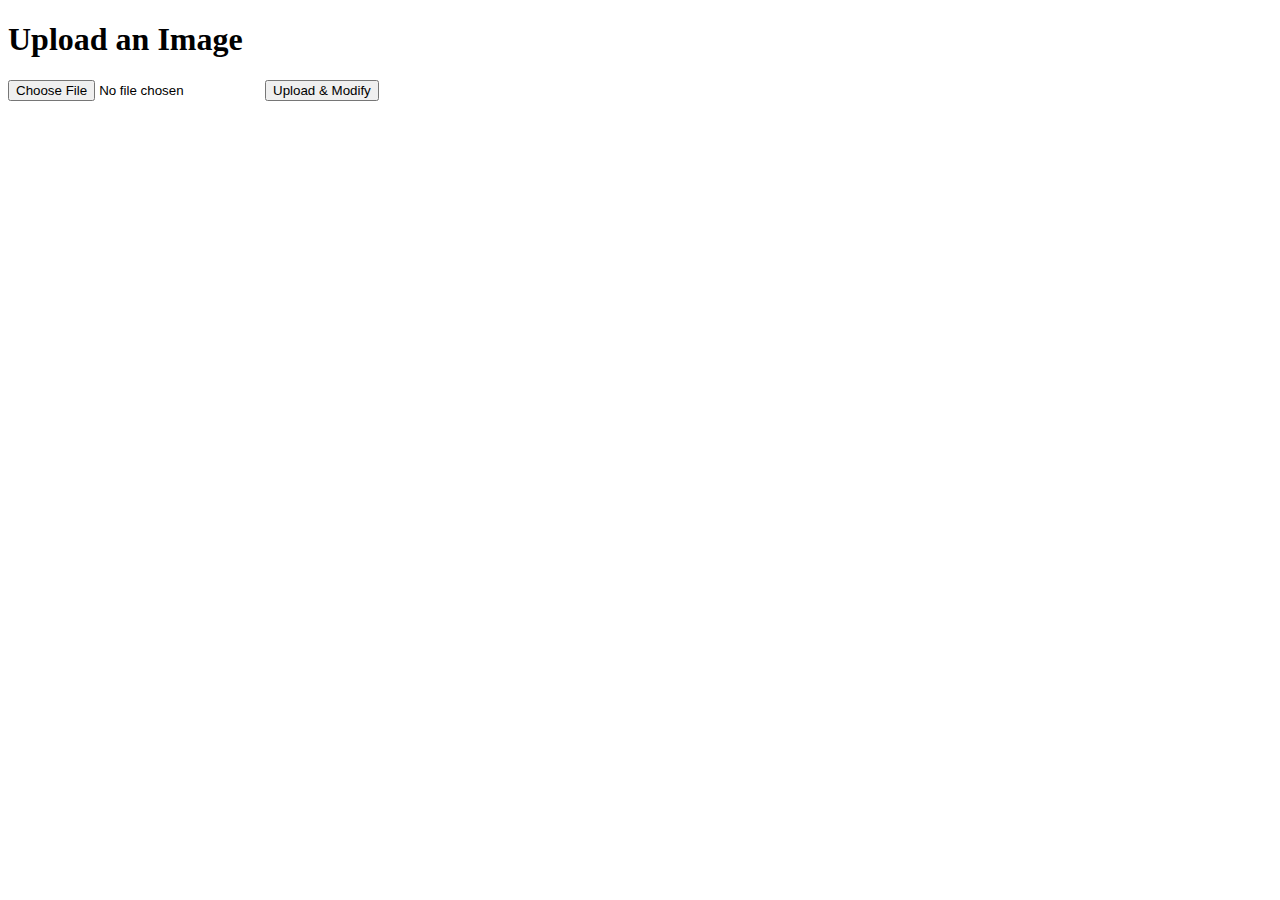
<file: templates/index.html>
<!DOCTYPE html>
<html lang="en">
<head>
    <meta charset="UTF-8">
    <title>Image Modifier</title>
</head>
<body>
    <h1>Upload an Image</h1>
    <form method="POST" action="/upload" enctype="multipart/form-data">
        <input type="file" name="image" accept="image/*" required>
        <button type="submit">Upload & Modify</button>
    </form>
</body>
</html>
</file>
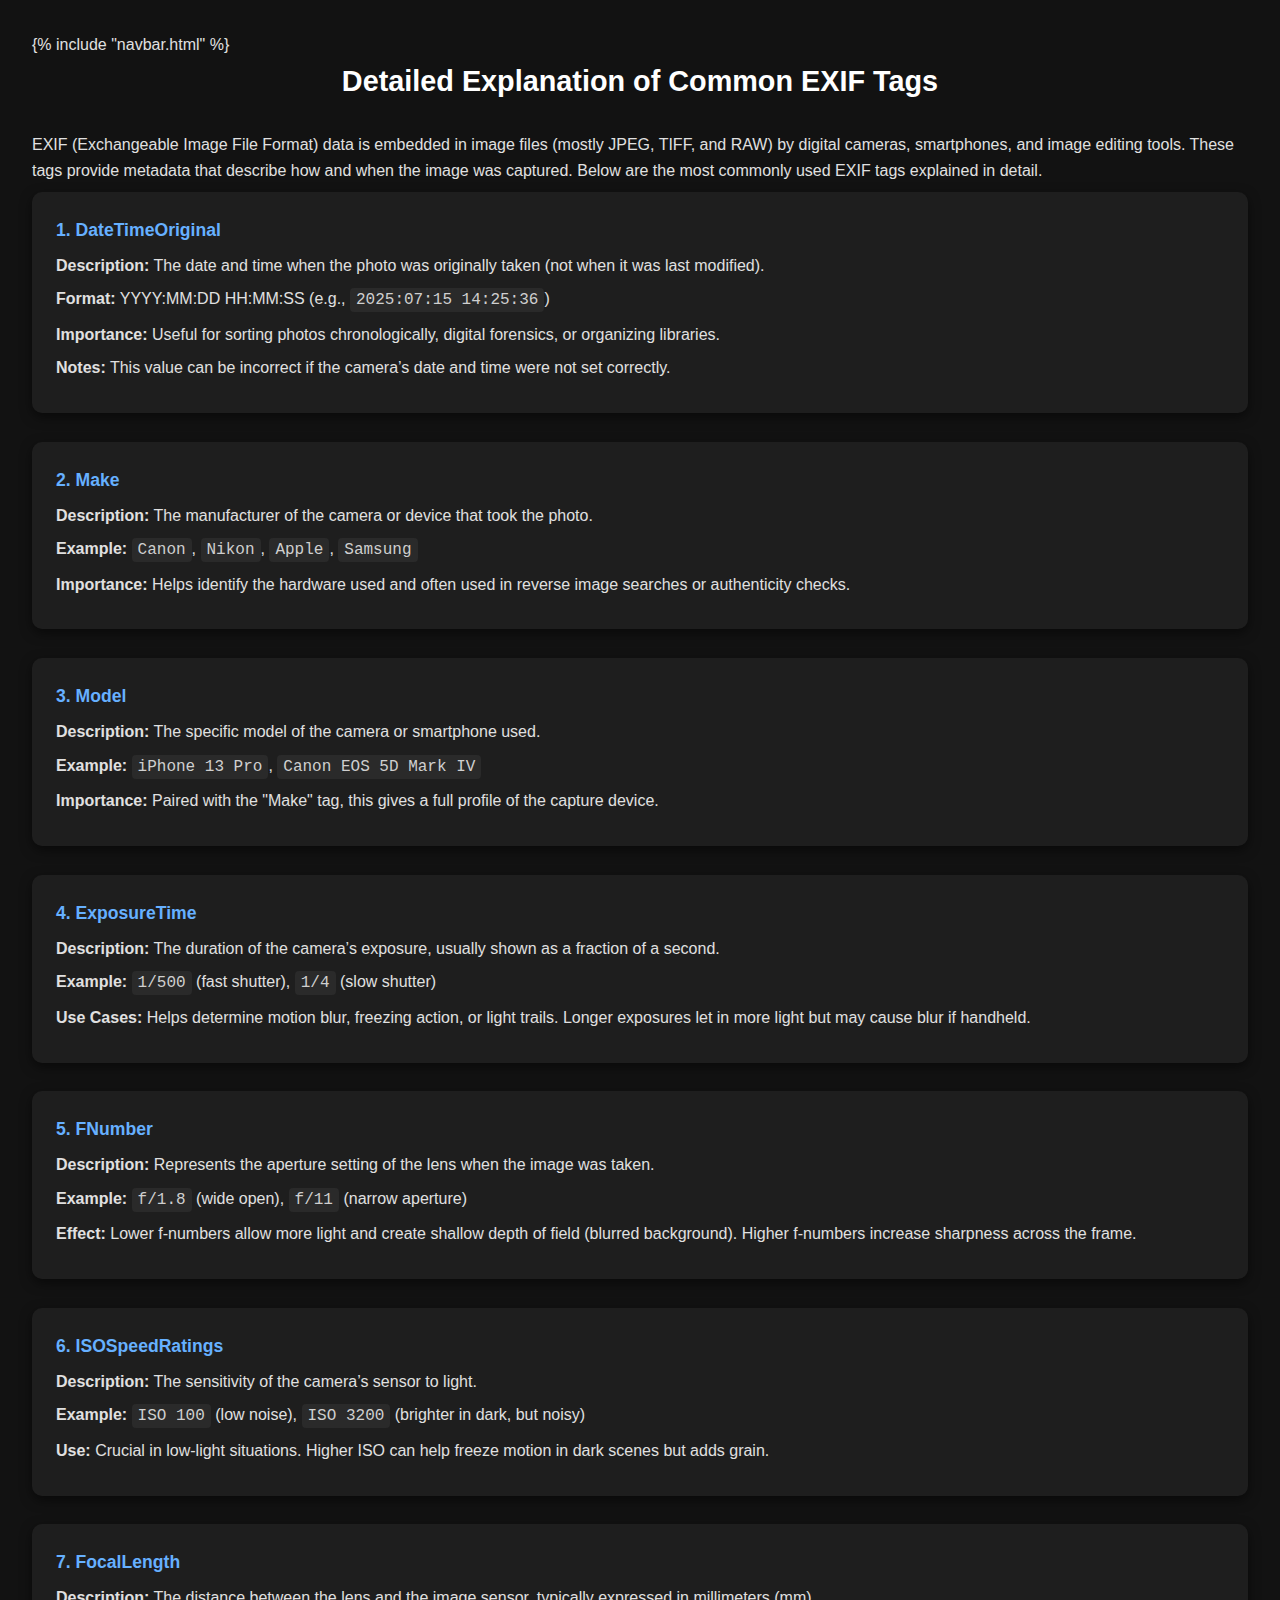
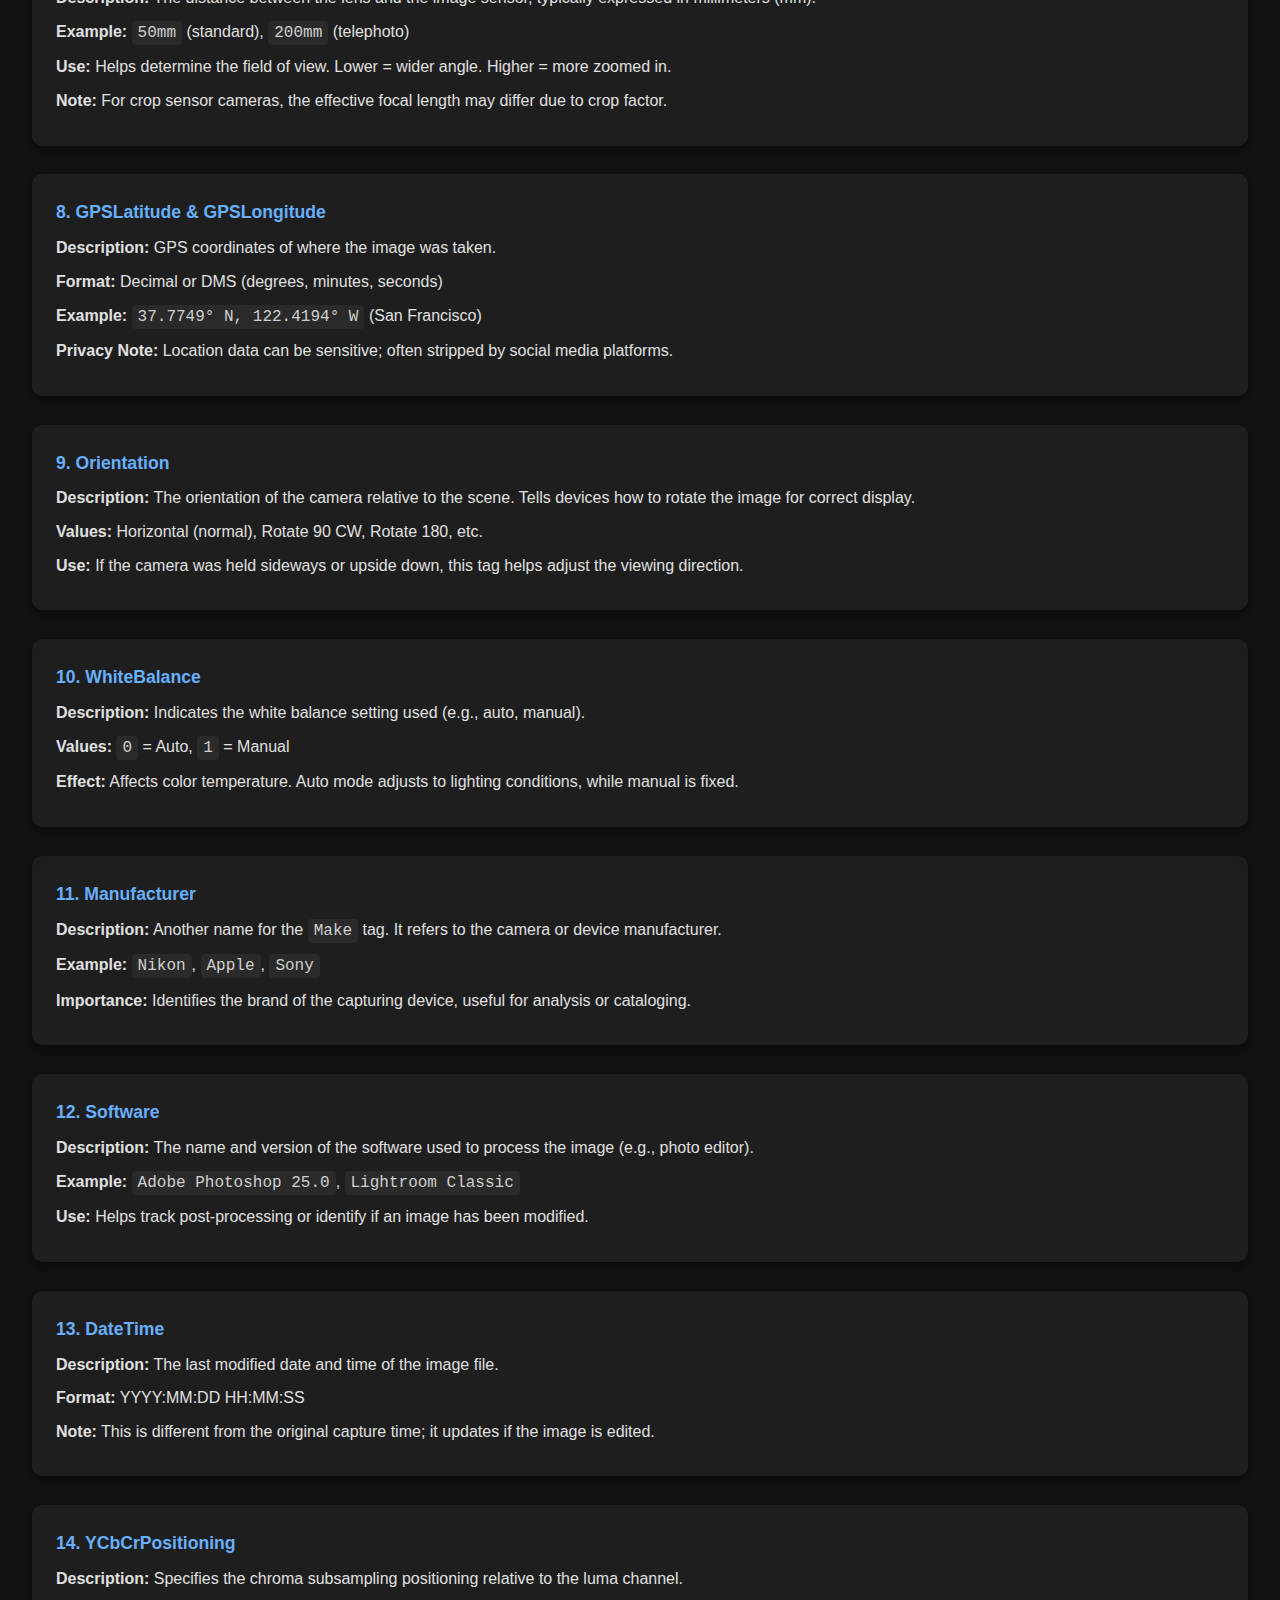
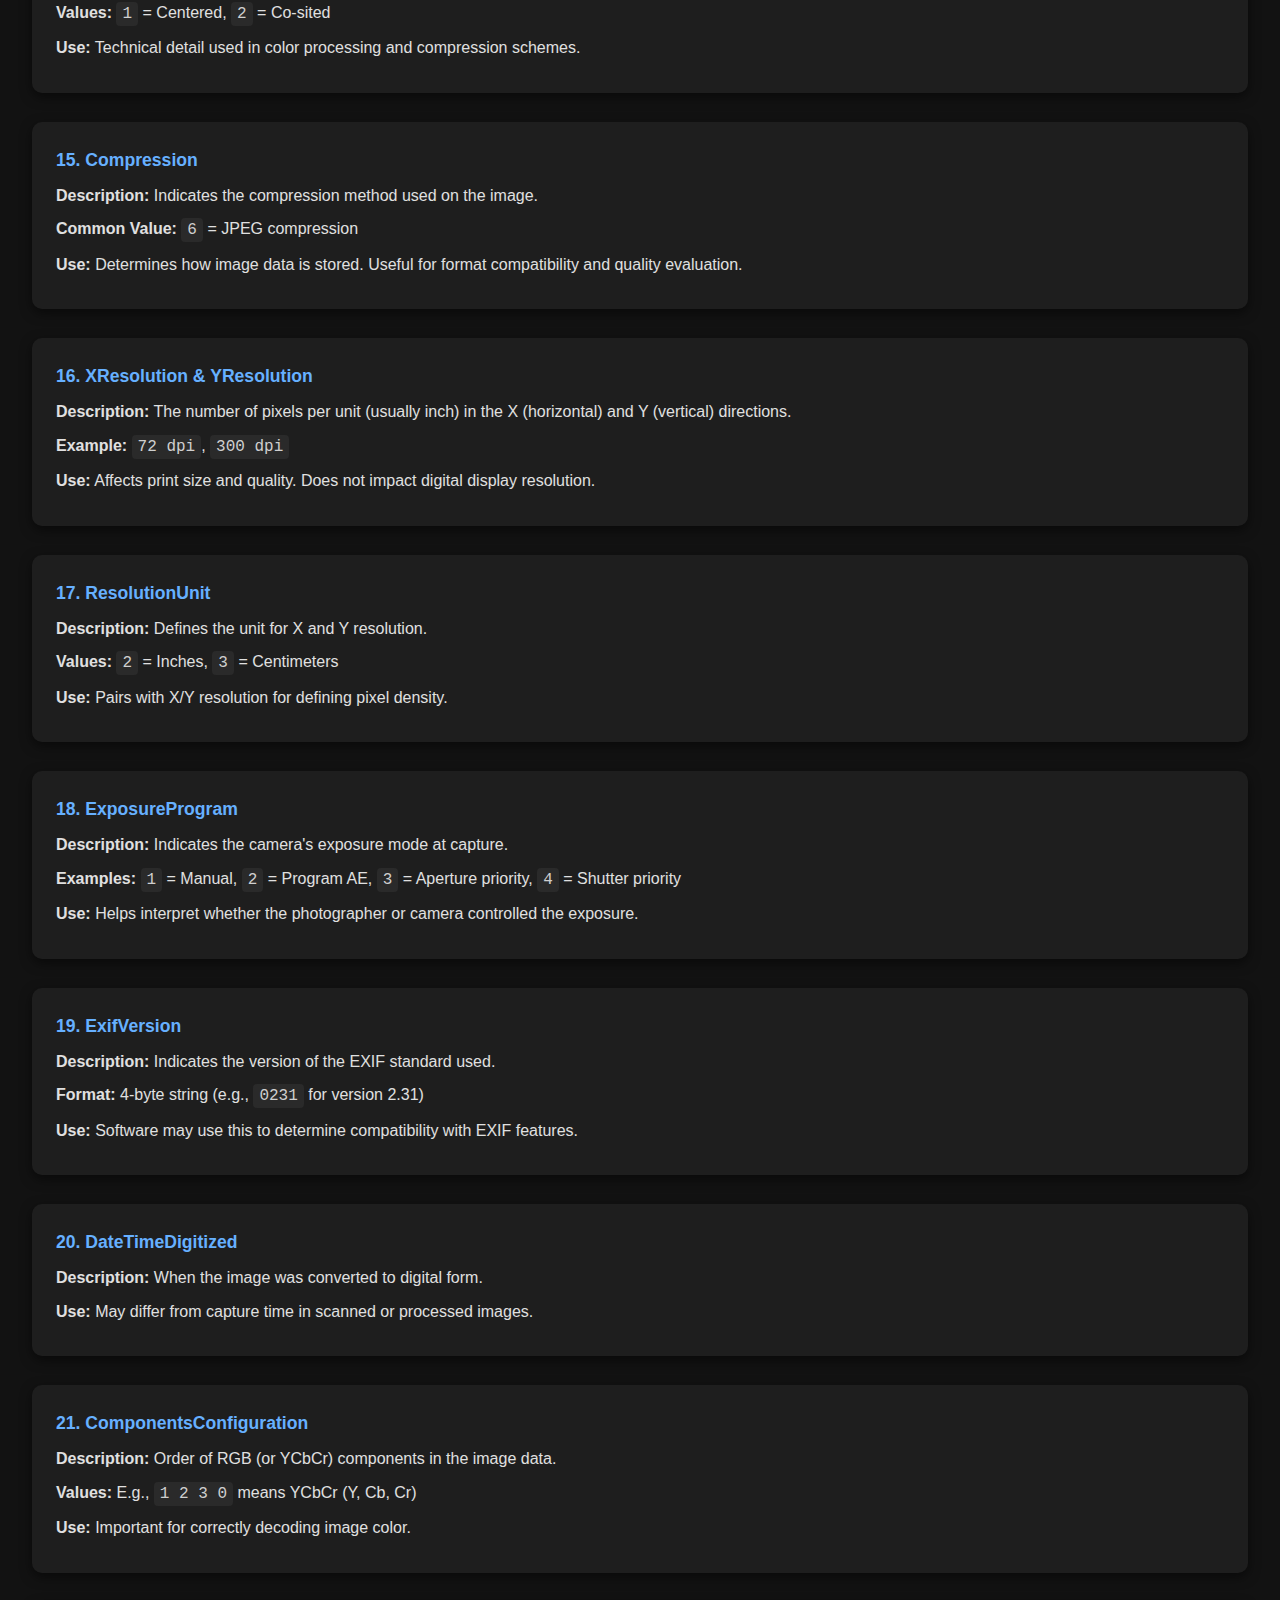
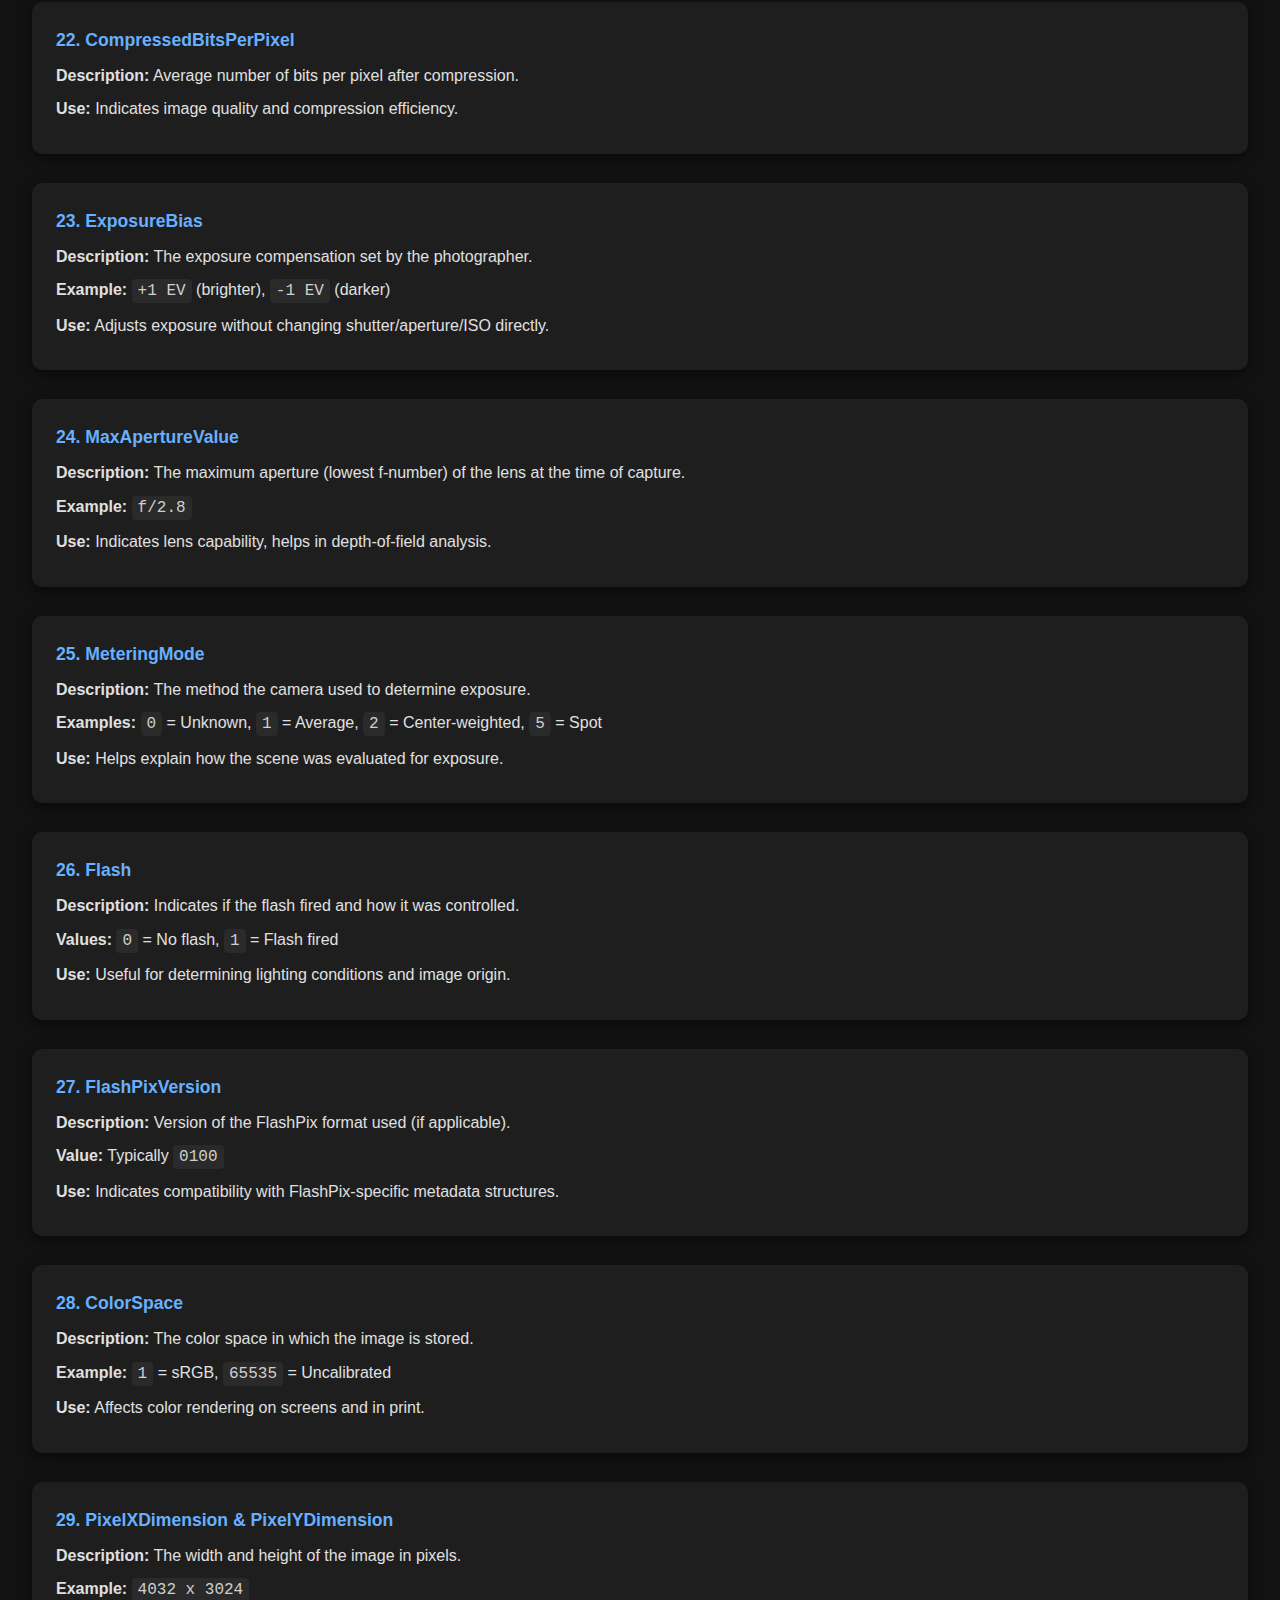
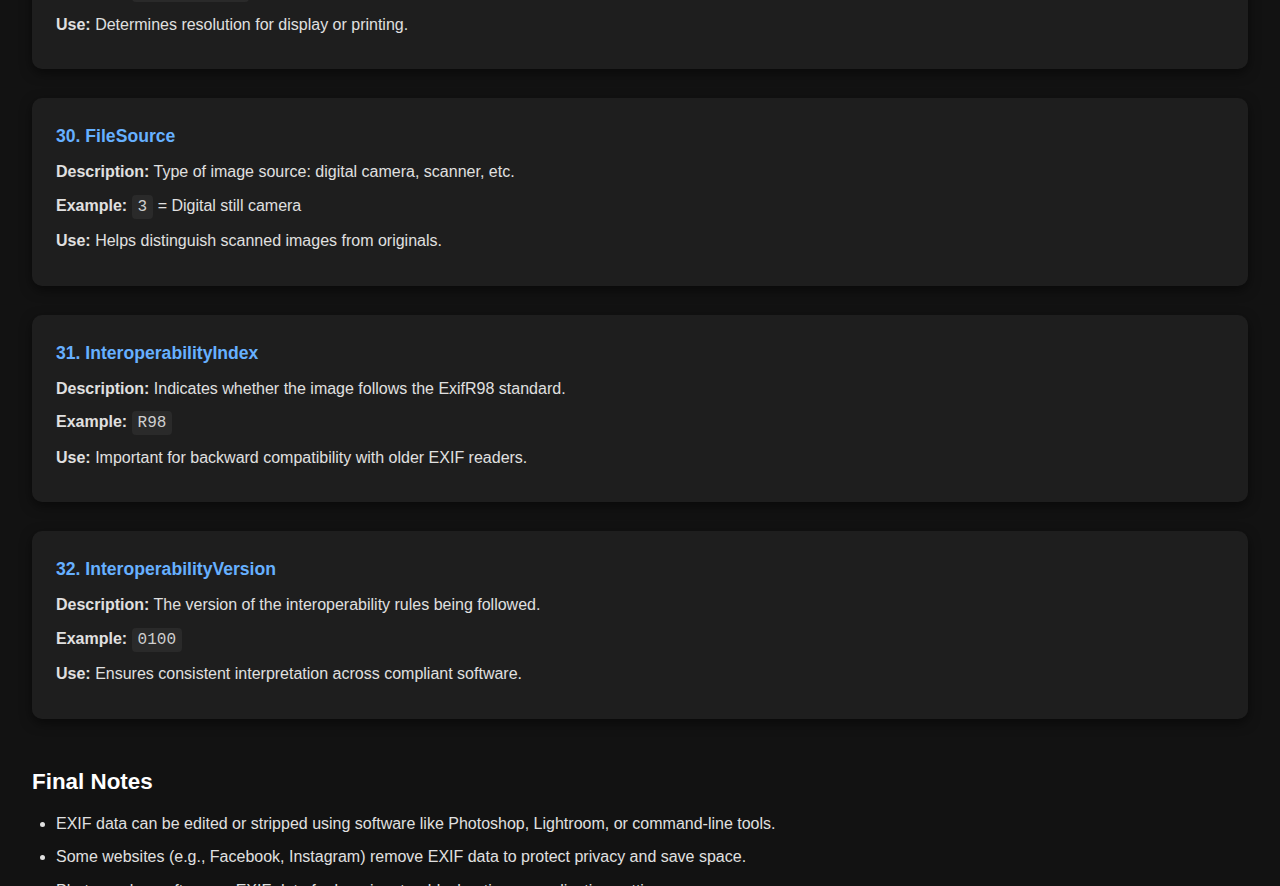
<file: templates/exif_tags.html>
<!DOCTYPE html>
<html lang="en">
<head>
  <meta charset="UTF-8">
  <title>EXIF Tags Explanation</title>
  <link rel="stylesheet" href="/static/exif_tags.css">
</head>
<body>
  {% include "navbar.html" %}

  <h1>Detailed Explanation of Common EXIF Tags</h1>
  <p>EXIF (Exchangeable Image File Format) data is embedded in image files (mostly JPEG, TIFF, and RAW) by digital cameras, smartphones, and image editing tools. These tags provide metadata that describe how and when the image was captured. Below are the most commonly used EXIF tags explained in detail.</p>

  <section class="tag-section">
    <span class="tag-name">1. DateTimeOriginal</span>
    <p><strong>Description:</strong> The date and time when the photo was originally taken (not when it was last modified).</p>
    <p><strong>Format:</strong> YYYY:MM:DD HH:MM:SS (e.g., <code>2025:07:15 14:25:36</code>)</p>
    <p><strong>Importance:</strong> Useful for sorting photos chronologically, digital forensics, or organizing libraries.</p>
    <p><strong>Notes:</strong> This value can be incorrect if the camera’s date and time were not set correctly.</p>
  </section>

  <section class="tag-section">
    <span class="tag-name">2. Make</span>
    <p><strong>Description:</strong> The manufacturer of the camera or device that took the photo.</p>
    <p><strong>Example:</strong> <code>Canon</code>, <code>Nikon</code>, <code>Apple</code>, <code>Samsung</code></p>
    <p><strong>Importance:</strong> Helps identify the hardware used and often used in reverse image searches or authenticity checks.</p>
  </section>

  <section class="tag-section">
    <span class="tag-name">3. Model</span>
    <p><strong>Description:</strong> The specific model of the camera or smartphone used.</p>
    <p><strong>Example:</strong> <code>iPhone 13 Pro</code>, <code>Canon EOS 5D Mark IV</code></p>
    <p><strong>Importance:</strong> Paired with the "Make" tag, this gives a full profile of the capture device.</p>
  </section>

  <section class="tag-section">
    <span class="tag-name">4. ExposureTime</span>
    <p><strong>Description:</strong> The duration of the camera’s exposure, usually shown as a fraction of a second.</p>
    <p><strong>Example:</strong> <code>1/500</code> (fast shutter), <code>1/4</code> (slow shutter)</p>
    <p><strong>Use Cases:</strong> Helps determine motion blur, freezing action, or light trails. Longer exposures let in more light but may cause blur if handheld.</p>
  </section>

  <section class="tag-section">
    <span class="tag-name">5. FNumber</span>
    <p><strong>Description:</strong> Represents the aperture setting of the lens when the image was taken.</p>
    <p><strong>Example:</strong> <code>f/1.8</code> (wide open), <code>f/11</code> (narrow aperture)</p>
    <p><strong>Effect:</strong> Lower f-numbers allow more light and create shallow depth of field (blurred background). Higher f-numbers increase sharpness across the frame.</p>
  </section>

  <section class="tag-section">
    <span class="tag-name">6. ISOSpeedRatings</span>
    <p><strong>Description:</strong> The sensitivity of the camera’s sensor to light.</p>
    <p><strong>Example:</strong> <code>ISO 100</code> (low noise), <code>ISO 3200</code> (brighter in dark, but noisy)</p>
    <p><strong>Use:</strong> Crucial in low-light situations. Higher ISO can help freeze motion in dark scenes but adds grain.</p>
  </section>

  <section class="tag-section">
    <span class="tag-name">7. FocalLength</span>
    <p><strong>Description:</strong> The distance between the lens and the image sensor, typically expressed in millimeters (mm).</p>
    <p><strong>Example:</strong> <code>50mm</code> (standard), <code>200mm</code> (telephoto)</p>
    <p><strong>Use:</strong> Helps determine the field of view. Lower = wider angle. Higher = more zoomed in.</p>
    <p><strong>Note:</strong> For crop sensor cameras, the effective focal length may differ due to crop factor.</p>
  </section>

  <section class="tag-section">
    <span class="tag-name">8. GPSLatitude & GPSLongitude</span>
    <p><strong>Description:</strong> GPS coordinates of where the image was taken.</p>
    <p><strong>Format:</strong> Decimal or DMS (degrees, minutes, seconds)</p>
    <p><strong>Example:</strong> <code>37.7749° N, 122.4194° W</code> (San Francisco)</p>
    <p><strong>Privacy Note:</strong> Location data can be sensitive; often stripped by social media platforms.</p>
  </section>

  <section class="tag-section">
    <span class="tag-name">9. Orientation</span>
    <p><strong>Description:</strong> The orientation of the camera relative to the scene. Tells devices how to rotate the image for correct display.</p>
    <p><strong>Values:</strong> Horizontal (normal), Rotate 90 CW, Rotate 180, etc.</p>
    <p><strong>Use:</strong> If the camera was held sideways or upside down, this tag helps adjust the viewing direction.</p>
  </section>

  <section class="tag-section">
    <span class="tag-name">10. WhiteBalance</span>
    <p><strong>Description:</strong> Indicates the white balance setting used (e.g., auto, manual).</p>
    <p><strong>Values:</strong> <code>0</code> = Auto, <code>1</code> = Manual</p>
    <p><strong>Effect:</strong> Affects color temperature. Auto mode adjusts to lighting conditions, while manual is fixed.</p>
  </section>

  <section class="tag-section">
    <span class="tag-name">11. Manufacturer</span>
    <p><strong>Description:</strong> Another name for the <code>Make</code> tag. It refers to the camera or device manufacturer.</p>
    <p><strong>Example:</strong> <code>Nikon</code>, <code>Apple</code>, <code>Sony</code></p>
    <p><strong>Importance:</strong> Identifies the brand of the capturing device, useful for analysis or cataloging.</p>
  </section>
  
  <section class="tag-section">
    <span class="tag-name">12. Software</span>
    <p><strong>Description:</strong> The name and version of the software used to process the image (e.g., photo editor).</p>
    <p><strong>Example:</strong> <code>Adobe Photoshop 25.0</code>, <code>Lightroom Classic</code></p>
    <p><strong>Use:</strong> Helps track post-processing or identify if an image has been modified.</p>
  </section>
  
  <section class="tag-section">
    <span class="tag-name">13. DateTime</span>
    <p><strong>Description:</strong> The last modified date and time of the image file.</p>
    <p><strong>Format:</strong> YYYY:MM:DD HH:MM:SS</p>
    <p><strong>Note:</strong> This is different from the original capture time; it updates if the image is edited.</p>
  </section>
  
  <section class="tag-section">
    <span class="tag-name">14. YCbCrPositioning</span>
    <p><strong>Description:</strong> Specifies the chroma subsampling positioning relative to the luma channel.</p>
    <p><strong>Values:</strong> <code>1</code> = Centered, <code>2</code> = Co-sited</p>
    <p><strong>Use:</strong> Technical detail used in color processing and compression schemes.</p>
  </section>
  
  <section class="tag-section">
    <span class="tag-name">15. Compression</span>
    <p><strong>Description:</strong> Indicates the compression method used on the image.</p>
    <p><strong>Common Value:</strong> <code>6</code> = JPEG compression</p>
    <p><strong>Use:</strong> Determines how image data is stored. Useful for format compatibility and quality evaluation.</p>
  </section>
  
  <section class="tag-section">
    <span class="tag-name">16. XResolution & YResolution</span>
    <p><strong>Description:</strong> The number of pixels per unit (usually inch) in the X (horizontal) and Y (vertical) directions.</p>
    <p><strong>Example:</strong> <code>72 dpi</code>, <code>300 dpi</code></p>
    <p><strong>Use:</strong> Affects print size and quality. Does not impact digital display resolution.</p>
  </section>
  
  <section class="tag-section">
    <span class="tag-name">17. ResolutionUnit</span>
    <p><strong>Description:</strong> Defines the unit for X and Y resolution.</p>
    <p><strong>Values:</strong> <code>2</code> = Inches, <code>3</code> = Centimeters</p>
    <p><strong>Use:</strong> Pairs with X/Y resolution for defining pixel density.</p>
  </section>
  
  <section class="tag-section">
    <span class="tag-name">18. ExposureProgram</span>
    <p><strong>Description:</strong> Indicates the camera's exposure mode at capture.</p>
    <p><strong>Examples:</strong> <code>1</code> = Manual, <code>2</code> = Program AE, <code>3</code> = Aperture priority, <code>4</code> = Shutter priority</p>
    <p><strong>Use:</strong> Helps interpret whether the photographer or camera controlled the exposure.</p>
  </section>
  
  <section class="tag-section">
    <span class="tag-name">19. ExifVersion</span>
    <p><strong>Description:</strong> Indicates the version of the EXIF standard used.</p>
    <p><strong>Format:</strong> 4-byte string (e.g., <code>0231</code> for version 2.31)</p>
    <p><strong>Use:</strong> Software may use this to determine compatibility with EXIF features.</p>
  </section>
  
  <section class="tag-section">
    <span class="tag-name">20. DateTimeDigitized</span>
    <p><strong>Description:</strong> When the image was converted to digital form.</p>
    <p><strong>Use:</strong> May differ from capture time in scanned or processed images.</p>
  </section>
  
  <section class="tag-section">
    <span class="tag-name">21. ComponentsConfiguration</span>
    <p><strong>Description:</strong> Order of RGB (or YCbCr) components in the image data.</p>
    <p><strong>Values:</strong> E.g., <code>1 2 3 0</code> means YCbCr (Y, Cb, Cr)</p>
    <p><strong>Use:</strong> Important for correctly decoding image color.</p>
  </section>
  
  <section class="tag-section">
    <span class="tag-name">22. CompressedBitsPerPixel</span>
    <p><strong>Description:</strong> Average number of bits per pixel after compression.</p>
    <p><strong>Use:</strong> Indicates image quality and compression efficiency.</p>
  </section>
  
  <section class="tag-section">
    <span class="tag-name">23. ExposureBias</span>
    <p><strong>Description:</strong> The exposure compensation set by the photographer.</p>
    <p><strong>Example:</strong> <code>+1 EV</code> (brighter), <code>-1 EV</code> (darker)</p>
    <p><strong>Use:</strong> Adjusts exposure without changing shutter/aperture/ISO directly.</p>
  </section>
  
  <section class="tag-section">
    <span class="tag-name">24. MaxApertureValue</span>
    <p><strong>Description:</strong> The maximum aperture (lowest f-number) of the lens at the time of capture.</p>
    <p><strong>Example:</strong> <code>f/2.8</code></p>
    <p><strong>Use:</strong> Indicates lens capability, helps in depth-of-field analysis.</p>
  </section>
  
  <section class="tag-section">
    <span class="tag-name">25. MeteringMode</span>
    <p><strong>Description:</strong> The method the camera used to determine exposure.</p>
    <p><strong>Examples:</strong> <code>0</code> = Unknown, <code>1</code> = Average, <code>2</code> = Center-weighted, <code>5</code> = Spot</p>
    <p><strong>Use:</strong> Helps explain how the scene was evaluated for exposure.</p>
  </section>
  
  <section class="tag-section">
    <span class="tag-name">26. Flash</span>
    <p><strong>Description:</strong> Indicates if the flash fired and how it was controlled.</p>
    <p><strong>Values:</strong> <code>0</code> = No flash, <code>1</code> = Flash fired</p>
    <p><strong>Use:</strong> Useful for determining lighting conditions and image origin.</p>
  </section>
  
  <section class="tag-section">
    <span class="tag-name">27. FlashPixVersion</span>
    <p><strong>Description:</strong> Version of the FlashPix format used (if applicable).</p>
    <p><strong>Value:</strong> Typically <code>0100</code></p>
    <p><strong>Use:</strong> Indicates compatibility with FlashPix-specific metadata structures.</p>
  </section>
  
  <section class="tag-section">
    <span class="tag-name">28. ColorSpace</span>
    <p><strong>Description:</strong> The color space in which the image is stored.</p>
    <p><strong>Example:</strong> <code>1</code> = sRGB, <code>65535</code> = Uncalibrated</p>
    <p><strong>Use:</strong> Affects color rendering on screens and in print.</p>
  </section>
  
  <section class="tag-section">
    <span class="tag-name">29. PixelXDimension & PixelYDimension</span>
    <p><strong>Description:</strong> The width and height of the image in pixels.</p>
    <p><strong>Example:</strong> <code>4032 x 3024</code></p>
    <p><strong>Use:</strong> Determines resolution for display or printing.</p>
  </section>
  
  <section class="tag-section">
    <span class="tag-name">30. FileSource</span>
    <p><strong>Description:</strong> Type of image source: digital camera, scanner, etc.</p>
    <p><strong>Example:</strong> <code>3</code> = Digital still camera</p>
    <p><strong>Use:</strong> Helps distinguish scanned images from originals.</p>
  </section>
  
  <section class="tag-section">
    <span class="tag-name">31. InteroperabilityIndex</span>
    <p><strong>Description:</strong> Indicates whether the image follows the ExifR98 standard.</p>
    <p><strong>Example:</strong> <code>R98</code></p>
    <p><strong>Use:</strong> Important for backward compatibility with older EXIF readers.</p>
  </section>
  
  <section class="tag-section">
    <span class="tag-name">32. InteroperabilityVersion</span>
    <p><strong>Description:</strong> The version of the interoperability rules being followed.</p>
    <p><strong>Example:</strong> <code>0100</code></p>
    <p><strong>Use:</strong> Ensures consistent interpretation across compliant software.</p>
  </section>
  
  <section>
    <h2>Final Notes</h2>
    <ul>
      <li>EXIF data can be edited or stripped using software like Photoshop, Lightroom, or command-line tools.</li>
      <li>Some websites (e.g., Facebook, Instagram) remove EXIF data to protect privacy and save space.</li>
      <li>Photographers often use EXIF data for learning, troubleshooting, or replicating settings.</li>
    </ul>
  </section>

</body>
</html>
</file>
<file: static/exif_tags.css>
* {
    box-sizing: border-box;
    margin: 0;
    padding: 0;
}
  
/* Dark Mode Background and Font Styling */
body {
    font-family: Arial, sans-serif;
    background-color: #121212;
    color: #e0e0e0;
    padding: 2em;
    line-height: 1.6;
}

h1 {
    color: #ffffff;
    font-size: 1.8em;
    margin-bottom: 1em;
    text-align: center;
}
  
h2 {
    color: #ffffff;
    font-size: 1.4em;
    margin-top: 2em;
    margin-bottom: 0.5em;
}
  
p {
    margin: 0.5em 0;
}
  
ul {
    padding-left: 1.5em;
    margin-top: 0.5em;
}
  
li {
    margin-bottom: 0.5em;
}
  
/* Inline Code Tags */
code {
    background-color: #2a2a2a;
    color: #cfcfcf;
    padding: 3px 6px;
    border-radius: 4px;
    font-family: Consolas, monospace;
}

.tag-section {
    background-color: #1e1e1e;
    padding: 1.5em;
    border-radius: 10px;
    margin-bottom: 1.8em;
    box-shadow: 0 4px 12px rgba(0, 0, 0, 0.5);
    transition: background-color 0.3s ease;
}

.tag-name {
    font-weight: bold;
    font-size: 1.1em;
    color: #66b0ff;
    display: block;
    margin-bottom: 0.5em;
}
  
@media (max-width: 600px) {
    body {
      padding: 1em;
    }
  
    h1 {
      font-size: 1.4em;
    }
  
    h2 {
      font-size: 1.2em;
    }
}
</file>
